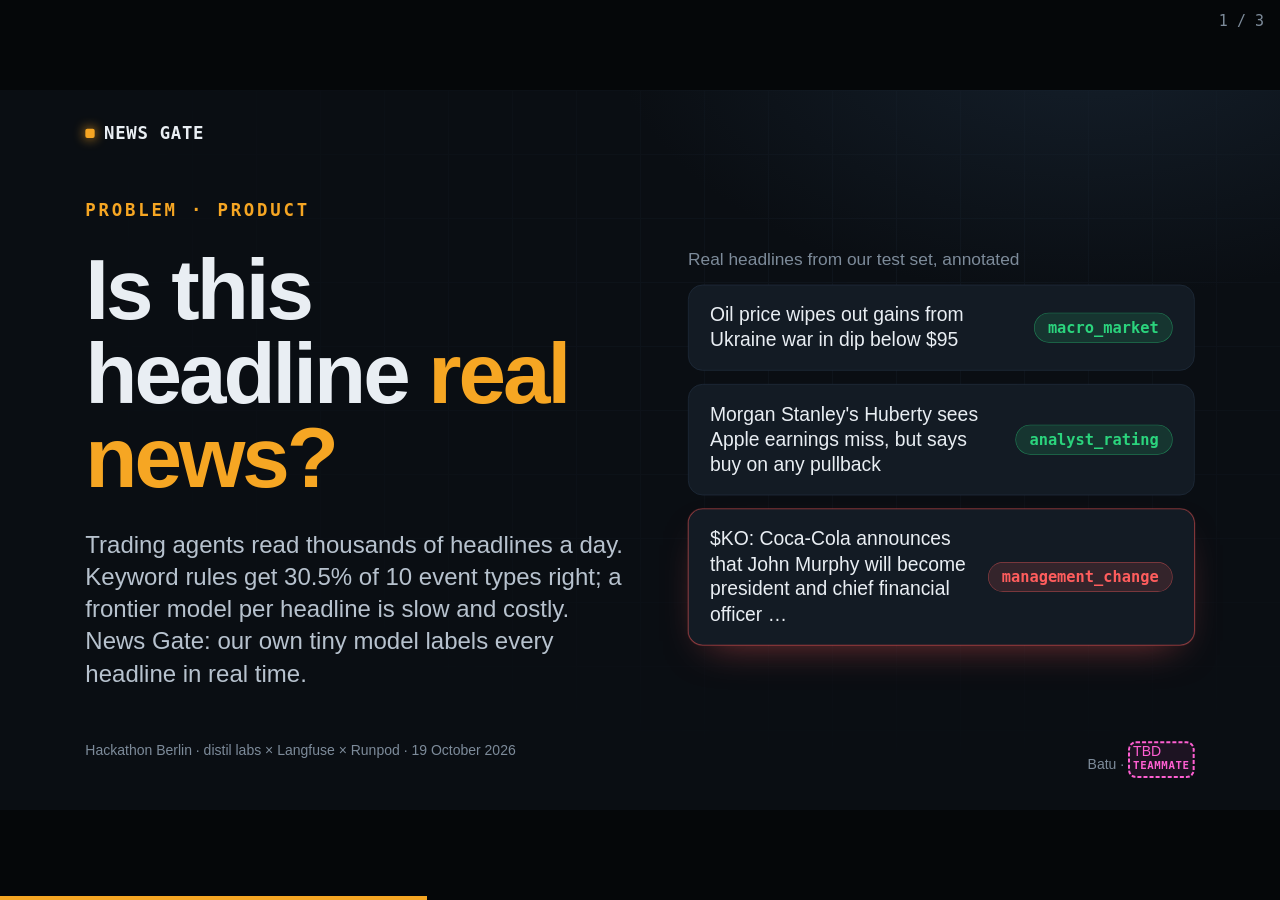
<file: pitch/slides.html>
<!doctype html>
<html lang="en">
<head>
<meta charset="utf-8">
<meta name="viewport" content="width=device-width, initial-scale=1">
<title>News Gate · Pitch</title>

<!--
  NUMBERS FROM THE DAY: fill in this block, nothing else.
  null = still open; the slide then shows a pink dashed "TBD" box, so nothing unfinished goes on stage unnoticed.
  Values are shown exactly as typed, so write the unit too ("94%", "$0.03", "180 ms", "40,000").
  Sources: `uv run experiment ...` summaries, the Langfuse runs and pairs_signal/README.md (see demo-runbook.md).
  Dataset values as of fm/pairs-prep fbb24c0 (README, may change while the datasets grow):
  Accuracy = exact category match on the fixed test set of 400 headlines (distil labs evaluation, 2026-10-19).
  Judge scores, if asked: untrained 57.75%, v1 89.5%, teacher 83.75%. cost_per_1k and latency stay hidden until filled.
-->
<script type="application/json" id="numbers">
{
  "team": ["Batu", null],
  "baseline": { "rules_event": "30.5%", "untrained": "55.75%" },
  "small": { "name": "Qwen3.5-0.8B", "accuracy": "88.0%", "cost_per_1k": null, "latency": null },
  "big":   { "name": "GLM 5.3 (teacher)", "accuracy": "79.25%", "cost_per_1k": null, "latency": null },
  "loop":  { "v1_accuracy": "88.0%", "v2_accuracy": "training", "v2_synthetic": "1,000" }
}
</script>

<style>
  /* Pitch deck. Arrow keys, space or click to move. N shows speaker notes, F full screen.
     No external files: system fonts, inline SVG, so it runs offline. */
  :root {
    --bg: #0a0e13; --bg2: #0f151c; --panel: #131b24; --panel2: #18222d; --line: #223040;
    --ink: #e9eef3; --soft: #b7c2ce; --muted: #7d8b9a;
    --amber: #f6a623; --amber-soft: rgba(246, 166, 35, .14);
    --up: #2bd47d; --up-soft: rgba(43, 212, 125, .14);
    --down: #ff5d5d; --down-soft: rgba(255, 93, 93, .14);
    --todo: #ff5fd2;
    --sans: "Inter", "SF Pro Display", -apple-system, "Helvetica Neue", "Segoe UI", Arial, sans-serif;
    --mono: "JetBrains Mono", "SF Mono", Menlo, Consolas, monospace;
  }
  * { margin: 0; box-sizing: border-box; }
  html, body { height: 100%; background: #050709; overflow: hidden; }
  #stage { position: absolute; left: 50%; top: 50%; width: 1920px; height: 1080px; transform-origin: 0 0; }
  #stage > section {
    position: absolute; inset: 0; overflow: hidden; padding: 120px 128px 132px;
    background: radial-gradient(1200px 700px at 85% -10%, #15202c 0%, rgba(21, 32, 44, 0) 60%), var(--bg);
    color: var(--ink); font-family: var(--sans);
    opacity: 0; pointer-events: none; transition: opacity .4s ease;
  }
  #stage > section::before {
    content: ""; position: absolute; inset: 0; pointer-events: none;
    background-image: linear-gradient(var(--line) 1px, transparent 1px), linear-gradient(90deg, var(--line) 1px, transparent 1px);
    background-size: 96px 96px; opacity: .22;
    mask-image: radial-gradient(ellipse at 70% 30%, #000 0%, transparent 70%);
  }
  #stage > section > * { position: relative; }
  #stage > section > .foot, #stage > section > .brand { position: absolute; }
  #stage > section.on { opacity: 1; pointer-events: auto; }
  #stage > section > aside { display: none; }

  /* Type, sized for the back of the room */
  .kicker { font: 600 26px/1 var(--mono); letter-spacing: .16em; text-transform: uppercase; color: var(--amber); }
  h1 { font-size: 128px; line-height: .98; font-weight: 750; letter-spacing: -.035em; }
  h2 { font-size: 84px; line-height: 1.02; font-weight: 720; letter-spacing: -.03em; }
  h1 em, h2 em { font-style: normal; color: var(--amber); }
  .lead { font-size: 36px; line-height: 1.35; color: var(--soft); }
  .small { font-size: 26px; line-height: 1.4; color: var(--muted); }
  .mono { font-family: var(--mono); }
  .up { color: var(--up); } .down { color: var(--down); }
  .big { font-weight: 750; letter-spacing: -.04em; line-height: 1; }
  .foot {
    left: 128px; right: 128px; bottom: 48px; display: flex; justify-content: space-between; gap: 48px;
    font-size: 21px; line-height: 1.35; color: var(--muted);
  }
  .brand { position: absolute; left: 128px; top: 52px; display: flex; align-items: center; gap: 14px; font: 700 26px/1 var(--mono); letter-spacing: .04em; color: var(--ink); }
  .brand i { width: 14px; height: 14px; border-radius: 3px; background: var(--amber); box-shadow: 0 0 18px var(--amber); }

  .panel { background: linear-gradient(180deg, var(--panel2), var(--panel)); border: 1px solid var(--line); border-radius: 28px; padding: 40px 44px; }
  .panel.hot { border-color: rgba(246, 166, 35, .6); }
  .pill { display: inline-flex; align-items: center; gap: 10px; padding: 10px 20px; border-radius: 99px; font: 600 23px/1 var(--mono); border: 1px solid var(--line); background: var(--panel); color: var(--soft); white-space: nowrap; }
  .pill.shock { color: var(--down); border-color: rgba(255, 93, 93, .45); background: var(--down-soft); }
  .pill.ok { color: var(--up); border-color: rgba(43, 212, 125, .45); background: var(--up-soft); }
  .arrow { font-size: 60px; line-height: 1; color: var(--muted); text-align: center; }
  .step .kicker { font-size: 19px; color: var(--muted); }
  .step.hot .kicker { color: var(--amber); }
  .step p + p { font-size: 32px; font-weight: 650; margin-top: 12px; line-height: 1.2; }

  /* Placeholders from the numbers block */
  .v { white-space: nowrap; }
  .v.todo {
    display: inline-block; color: var(--todo); border: 3px dashed var(--todo); border-radius: 12px;
    padding: 0 .22em; line-height: 1.15; background: rgba(255, 95, 210, .08);
  }
  .v.todo::after { content: attr(data-hint); display: block; font: 600 16px/1.2 var(--mono); letter-spacing: .06em; text-transform: uppercase; padding-bottom: 6px; }

  /* Entrance: .rise children slide up in order when the slide shows */
  .rise { opacity: 0; transform: translateY(28px); }
  section.on .rise { animation: rise .7s cubic-bezier(.2, .8, .2, 1) forwards; animation-delay: calc(var(--d, 0) * 100ms + 100ms); }
  @keyframes rise { to { opacity: 1; transform: none; } }
  @media (prefers-reduced-motion: reduce) {
    #stage > section { transition: none; }
    .rise, section.on .rise { animation: none; opacity: 1; transform: none; }
  }

  /* Headline feed */
  .feed { display: flex; flex-direction: column; gap: 20px; }
  .feed .row { display: grid; grid-template-columns: 1fr auto; align-items: center; gap: 28px; padding: 26px 32px; border-radius: 22px; background: var(--panel); border: 1px solid var(--line); }
  .feed .row p { font-size: 29px; line-height: 1.3; color: var(--ink); }
  .feed .row .t { font: 500 20px/1 var(--mono); color: var(--muted); margin-bottom: 10px; }
  .feed .row.hot { border-color: rgba(255, 93, 93, .55); box-shadow: 0 0 0 1px rgba(255, 93, 93, .25), 0 24px 60px -30px rgba(255, 93, 93, .55); }

  /* Label grid */
  .labels { display: grid; grid-template-columns: repeat(5, 1fr); gap: 18px; }
  .labels div { padding: 22px 24px; border-radius: 20px; background: var(--panel); border: 1px solid var(--line); }
  .labels div.s { border-color: rgba(255, 93, 93, .45); background: linear-gradient(180deg, rgba(255, 93, 93, .1), var(--panel)); }
  .labels b { display: block; font: 600 22px/1.2 var(--mono); color: var(--ink); }
  .labels div.s b { color: var(--down); }
  .labels span { display: block; margin-top: 10px; font-size: 22px; line-height: 1.3; color: var(--muted); }

  /* Terminal */
  .term { background: #070a0d; border: 1px solid var(--line); border-radius: 22px; overflow: hidden; font: 500 32px/1.65 var(--mono); }
  .term .bar { display: flex; gap: 10px; padding: 18px 22px; background: #0e141a; border-bottom: 1px solid var(--line); }
  .term .bar i { width: 14px; height: 14px; border-radius: 50%; background: #2a3644; }
  .term .bar span { margin-left: 12px; font-size: 20px; color: var(--muted); }
  .term pre { padding: 30px 40px; font: inherit; white-space: pre-wrap; color: var(--soft); }
  .term .k { color: var(--muted); display: inline-block; width: 9ch; }
  .term .p { color: var(--amber); }
  .term .v.todo { font-size: 24px; vertical-align: middle; }
  .term .v.todo::after { font-size: 14px; }

  /* Metric tiles */
  .metric { display: grid; grid-template-rows: auto 1fr; gap: 26px; }
  .metric h3 { font: 600 24px/1 var(--mono); letter-spacing: .12em; text-transform: uppercase; color: var(--muted); }
  .vs { display: grid; grid-template-columns: minmax(0, 1fr) minmax(0, 1fr); border-radius: 22px; overflow: hidden; border: 1px solid var(--line); }
  .vs > div { padding: 30px 26px 34px; background: var(--panel); }
  .vs > div + div { border-left: 1px solid var(--line); background: var(--bg2); }
  .vs .who { font: 600 21px/1.3 var(--mono); color: var(--muted); }
  .vs .who b { color: var(--amber); font-weight: 600; }
  .vs .num { margin-top: 16px; font-size: 58px; white-space: nowrap; font-weight: 720; letter-spacing: -.03em; line-height: 1.05; }
  .vs .num .v.todo { font-size: 52px; }
  .vs .who .v.todo { font-size: 19px; margin-top: 4px; }
  .vs .who .v.todo::after { font-size: 12px; }

  .bars { display: flex; flex-direction: column; gap: 22px; }
  .bars > div { display: grid; grid-template-columns: 560px 1fr 190px; align-items: center; gap: 32px; }
  .bars p { font-size: 34px; font-weight: 650; color: var(--soft); white-space: nowrap; }
  .bars i { display: block; height: 56px; border-radius: 14px; background: var(--panel); border: 1px solid var(--line); overflow: hidden; }
  .bars b { display: block; height: 100%; width: 0; background: #3a4757; border-radius: 13px; }
  .bars > div > span { font-size: 54px; font-weight: 750; letter-spacing: -.03em; text-align: right; }
  .bars .hot p { color: var(--ink); }
  .bars .hot b { background: var(--amber); }
  .bars .hot > span { color: var(--amber); }
  #notes { display: none; position: fixed; left: 0; right: 0; bottom: 0; max-height: 40vh; overflow: auto; padding: 16px 24px; background: rgba(5, 7, 9, .95); color: var(--ink); font: 20px/1.45 var(--sans); white-space: pre-wrap; z-index: 2; border-top: 1px solid var(--line); }
  body.notes #notes { display: block; }
  #count { position: fixed; right: 16px; top: 12px; color: var(--muted); font: 15px var(--mono); }
  #bar { position: fixed; left: 0; bottom: 0; height: 4px; background: var(--amber); transition: width .45s ease; }
</style>
</head>
<body>
<div id="stage">

<!-- 1 · Title -->
<section id="title">
  <div class="brand"><i></i>NEWS GATE</div>
  <div style="display:grid;grid-template-columns:1fr 760px;gap:96px;align-items:center;height:100%">
    <div style="display:flex;flex-direction:column;gap:44px">
      <p class="kicker rise">Problem · product</p>
      <h1 class="rise" style="--d:1">Is this headline <em>real news?</em></h1>
      <p class="lead rise" style="--d:2;max-width:900px">Trading agents read thousands of headlines a day. Keyword rules get <span class="v" data-k="baseline.rules_event" data-hint="accuracy"></span> of 10 event types right; a frontier model per headline is slow and costly. News Gate: our own tiny model labels every headline in real time.</p>
    </div>
    <div class="feed">
      <p class="small rise" style="--d:3">Real headlines from our test set, annotated</p>
      <div class="row rise" style="--d:4"><p>Oil price wipes out gains from Ukraine war in dip below $95</p><span class="pill ok">macro_market</span></div>
      <div class="row rise" style="--d:5"><p>Morgan Stanley's Huberty sees Apple earnings miss, but says buy on any pullback</p><span class="pill ok">analyst_rating</span></div>
      <div class="row hot rise" style="--d:6"><p>$KO: Coca-Cola announces that John Murphy will become president and chief financial officer …</p><span class="pill shock">management_change</span></div>
    </div>
  </div>
  <div class="foot"><span>Hackathon Berlin · distil labs × Langfuse × Runpod · 19 October 2026</span><span><span class="v" data-k="team.0" data-hint="name"></span> · <span class="v" data-k="team.1" data-hint="teammate"></span></span></div>
  <aside>0:00 "Trading agents read thousands of stock headlines a day, and they need to know in real time: real news, or noise? Keyword rules get only 30.5 percent of ten event types right. A frontier model for every headline is slow and expensive. So we built News Gate: our own tiny model that labels every headline, like this one: Coca-Cola gets a new CFO, management change, a real shock."</aside>
</section>





<!-- 6 · Loop -->
<section id="loop">
  <div style="display:grid;grid-template-columns:780px 1fr;gap:80px;height:100%;align-items:center">
    <div style="display:flex;flex-direction:column;gap:38px">
      <p class="kicker rise">The loop</p>
      <h2 class="rise" style="--d:1;font-size:76px">Collect traces on <em>Langfuse</em>, train on <em>distil labs</em>, run on <em>Runpod</em>.</h2>
      <p class="lead rise" style="--d:2;font-size:33px">Langfuse scores every answer. Version 1: 1,500 annotated headlines, 2 epochs, 6.6 minutes of training. Version 2 adds 1,000 synthetic headlines generated by distil labs. The test set stays fixed.</p>
      <div class="panel rise" style="--d:3;display:flex;align-items:center;gap:24px;padding:32px 36px">
        <div><p class="small">untrained</p><p style="font-size:60px;font-weight:720;letter-spacing:-.03em;margin-top:6px;color:var(--muted)"><span class="v" data-k="baseline.untrained" data-hint="base"></span></p></div>
        <p style="font-size:52px;color:var(--muted)">→</p>
        <div><p class="small">v1 · 6.6 min</p><p style="font-size:60px;font-weight:720;letter-spacing:-.03em;margin-top:6px" class="up"><span class="v" data-k="loop.v1_accuracy" data-hint="v1 test"></span></p></div>
        <p style="font-size:52px;color:var(--muted)">→</p>
        <div><p class="small">v2 · +<span class="v" data-k="loop.v2_synthetic" data-hint="count"></span></p><p style="font-size:36px;font-weight:700;margin-top:18px;color:var(--soft)"><span class="v" data-k="loop.v2_accuracy" data-hint="v2 test"></span></p></div>
      </div>
    </div>
    <svg class="rise" style="--d:4" width="840" height="800" viewBox="0 0 840 800" role="img" aria-label="Loop: Langfuse to distil labs to Runpod and back to Langfuse">
      <defs>
        <marker id="ah" viewBox="0 0 12 12" refX="7" refY="6" markerWidth="9" markerHeight="9" orient="auto"><path d="M1 1 L11 6 L1 11 Z" fill="#f6a623"/></marker>
      </defs>
      <circle cx="420" cy="420" r="270" fill="none" stroke="#223040" stroke-width="2"/>
      <path d="M 590 210 A 270 270 0 0 1 680 520" fill="none" stroke="#f6a623" stroke-width="5" marker-end="url(#ah)"/>
      <path d="M 590 640 A 270 270 0 0 1 250 640" fill="none" stroke="#f6a623" stroke-width="5" marker-end="url(#ah)"/>
      <path d="M 160 520 A 270 270 0 0 1 250 210" fill="none" stroke="#f6a623" stroke-width="5" marker-end="url(#ah)"/>
      <g font-family="Inter, SF Pro Display, -apple-system, Helvetica Neue, Arial, sans-serif" text-anchor="middle">
        <rect x="230" y="80" width="380" height="140" rx="26" fill="#18222d" stroke="#f6a623" stroke-width="2"/>
        <text x="420" y="142" font-size="40" font-weight="700" fill="#e9eef3">Langfuse</text>
        <text x="420" y="184" font-size="22" fill="#7d8b9a" font-family="JetBrains Mono, SF Mono, Menlo, monospace">traces · scores · evals</text>
        <rect x="530" y="520" width="310" height="140" rx="26" fill="#18222d" stroke="#223040" stroke-width="2"/>
        <text x="685" y="582" font-size="40" font-weight="700" fill="#e9eef3">distil labs</text>
        <text x="685" y="624" font-size="22" fill="#7d8b9a" font-family="JetBrains Mono, SF Mono, Menlo, monospace">teacher → tiny model</text>
        <rect x="0" y="520" width="310" height="140" rx="26" fill="#18222d" stroke="#223040" stroke-width="2"/>
        <text x="155" y="582" font-size="40" font-weight="700" fill="#e9eef3">Runpod</text>
        <text x="155" y="624" font-size="22" fill="#7d8b9a" font-family="JetBrains Mono, SF Mono, Menlo, monospace">own GPU · vLLM</text>
        <text x="420" y="410" font-size="30" font-weight="700" fill="#f6a623" font-family="JetBrains Mono, SF Mono, Menlo, monospace">v1 → v2</text>
        <text x="420" y="452" font-size="22" fill="#7d8b9a">same loop, every version</text>
      </g>
    </svg>
  </div>
  <aside>0:20 "We collect traces on Langfuse, train the model on distil labs, and run it on Runpod. Langfuse scores every answer. Out of the box, Qwen 3.5 with 0.8 billion parameters gets 55.75 percent; after six and a half minutes of training on distil labs, version one gets 88 percent. Version two adds 1,000 synthetic headlines from distil labs and is training right now."</aside>
</section>

<!-- 7 · Results -->
<section id="results">
  <div style="display:flex;flex-direction:column;gap:56px;height:100%;justify-content:center">
    <div>
      <p class="kicker rise">Frontier quality at a fraction of the cost</p>
      <h2 class="rise" style="--d:1;margin-top:20px;font-size:84px">Our 0.8B student <em>beats its teacher.</em></h2>
    </div>
    <div class="bars rise" style="--d:2">
      <div class="hot"><p>Our <span class="v" data-k="small.name"></span>, trained</p><i><b data-w="small.accuracy"></b></i><span class="v" data-k="small.accuracy"></span></div>
      <div><p><span class="v" data-k="big.name"></span></p><i><b data-w="big.accuracy"></b></i><span class="v" data-k="big.accuracy"></span></div>
      <div><p>Same model, untrained</p><i><b data-w="baseline.untrained"></b></i><span class="v" data-k="baseline.untrained"></span></div>
      <div><p>Keyword rules</p><i><b data-w="baseline.rules_event"></b></i><span class="v" data-k="baseline.rules_event"></span></div>
    </div>
    <div id="costrow" style="display:grid;grid-template-columns:repeat(2,1fr);gap:40px">
      <div class="metric rise" style="--d:3"><h3>Cost per 1,000 calls</h3>
        <div class="vs"><div><p class="who"><b>Tiny</b><br>Runpod GPU</p><p class="num up"><span class="v" data-k="small.cost_per_1k" data-hint="tiny"></span></p></div><div><p class="who">Teacher<br>GLM 5.3</p><p class="num"><span class="v" data-k="big.cost_per_1k" data-hint="big"></span></p></div></div>
      </div>
      <div class="metric rise" style="--d:4"><h3>Latency per call</h3>
        <div class="vs"><div><p class="who"><b>Tiny</b><br>Runpod GPU</p><p class="num up"><span class="v" data-k="small.latency" data-hint="tiny"></span></p></div><div><p class="who">Teacher<br>GLM 5.3</p><p class="num"><span class="v" data-k="big.latency" data-hint="big"></span></p></div></div>
      </div>
    </div>
  </div>
  <div class="foot"><span>Exact category match on 400 annotated test headlines (10 event types, label-balanced, never trained on), distil labs evaluation. Version 1: 1,500 training examples, 2 epochs.</span></div>
  <aside>0:40 "The result: frontier quality at a fraction of the cost. Our 0.8 billion parameter student beats its own teacher: 88 percent versus 79 percent for GLM 5.3, on 400 test headlines it never saw. A tiny model, on our own GPU. News Gate. Thank you."</aside>
</section>



</div>
<div id="notes"></div>
<div id="count"></div>
<div id="bar"></div>
<script>
  const N = JSON.parse(document.getElementById("numbers").textContent);
  const get = k => k.split(".").reduce((o, p) => (o == null ? undefined : o[p]), N);

  // Fill placeholders; open values stay visible as pink TBD boxes.
  for (const el of document.querySelectorAll(".v[data-k]")) {
    const v = get(el.dataset.k);
    const open = v === null || v === undefined || v === "";
    el.classList.toggle("todo", open);
    el.textContent = open ? "TBD" : String(v);
  }


  for (const b of document.querySelectorAll("b[data-w]")) b.style.width = (parseFloat(get(b.dataset.w)) || 0) + "%";
  const costKeys = ["small.cost_per_1k", "big.cost_per_1k", "small.latency", "big.latency"];
  if (costKeys.every(k => get(k) == null || get(k) === "")) document.getElementById("costrow").style.display = "none";

  // Deck controls
  const stage = document.getElementById("stage");
  const slides = [...stage.querySelectorAll(":scope > section")];
  const notes = document.getElementById("notes");
  const count = document.getElementById("count");
  const bar = document.getElementById("bar");
  let i = Math.max(0, slides.findIndex(s => "#" + s.id === location.hash));
  function fit() {
    const k = Math.min(innerWidth / 1920, innerHeight / 1080);
    stage.style.transform = `scale(${k}) translate(-50%, -50%)`;
  }
  function show(n) {
    i = Math.min(slides.length - 1, Math.max(0, n));
    slides.forEach((s, j) => s.classList.toggle("on", j === i));
    const a = slides[i].querySelector(":scope > aside");
    notes.textContent = a ? a.textContent.trim() : "";
    count.textContent = `${i + 1} / ${slides.length}`;
    bar.style.width = `${((i + 1) / slides.length) * 100}%`;
    history.replaceState(null, "", "#" + slides[i].id);
  }
  addEventListener("resize", fit);
  addEventListener("keydown", e => {
    if (["ArrowRight", "ArrowDown", "PageDown", " ", "Enter"].includes(e.key)) { e.preventDefault(); show(i + 1); }
    else if (["ArrowLeft", "ArrowUp", "PageUp", "Backspace"].includes(e.key)) { e.preventDefault(); show(i - 1); }
    else if (e.key === "Home") show(0);
    else if (e.key === "End") show(slides.length - 1);
    else if (e.key === "n" || e.key === "N") document.body.classList.toggle("notes");
    else if (e.key === "f" || e.key === "F") document.fullscreenElement ? document.exitFullscreen() : document.documentElement.requestFullscreen();
  });
  addEventListener("click", e => { if (!e.target.closest("a")) show(e.clientX < innerWidth / 3 ? i - 1 : i + 1); });
  fit(); show(i);
</script>
</body>
</html>
</file>
